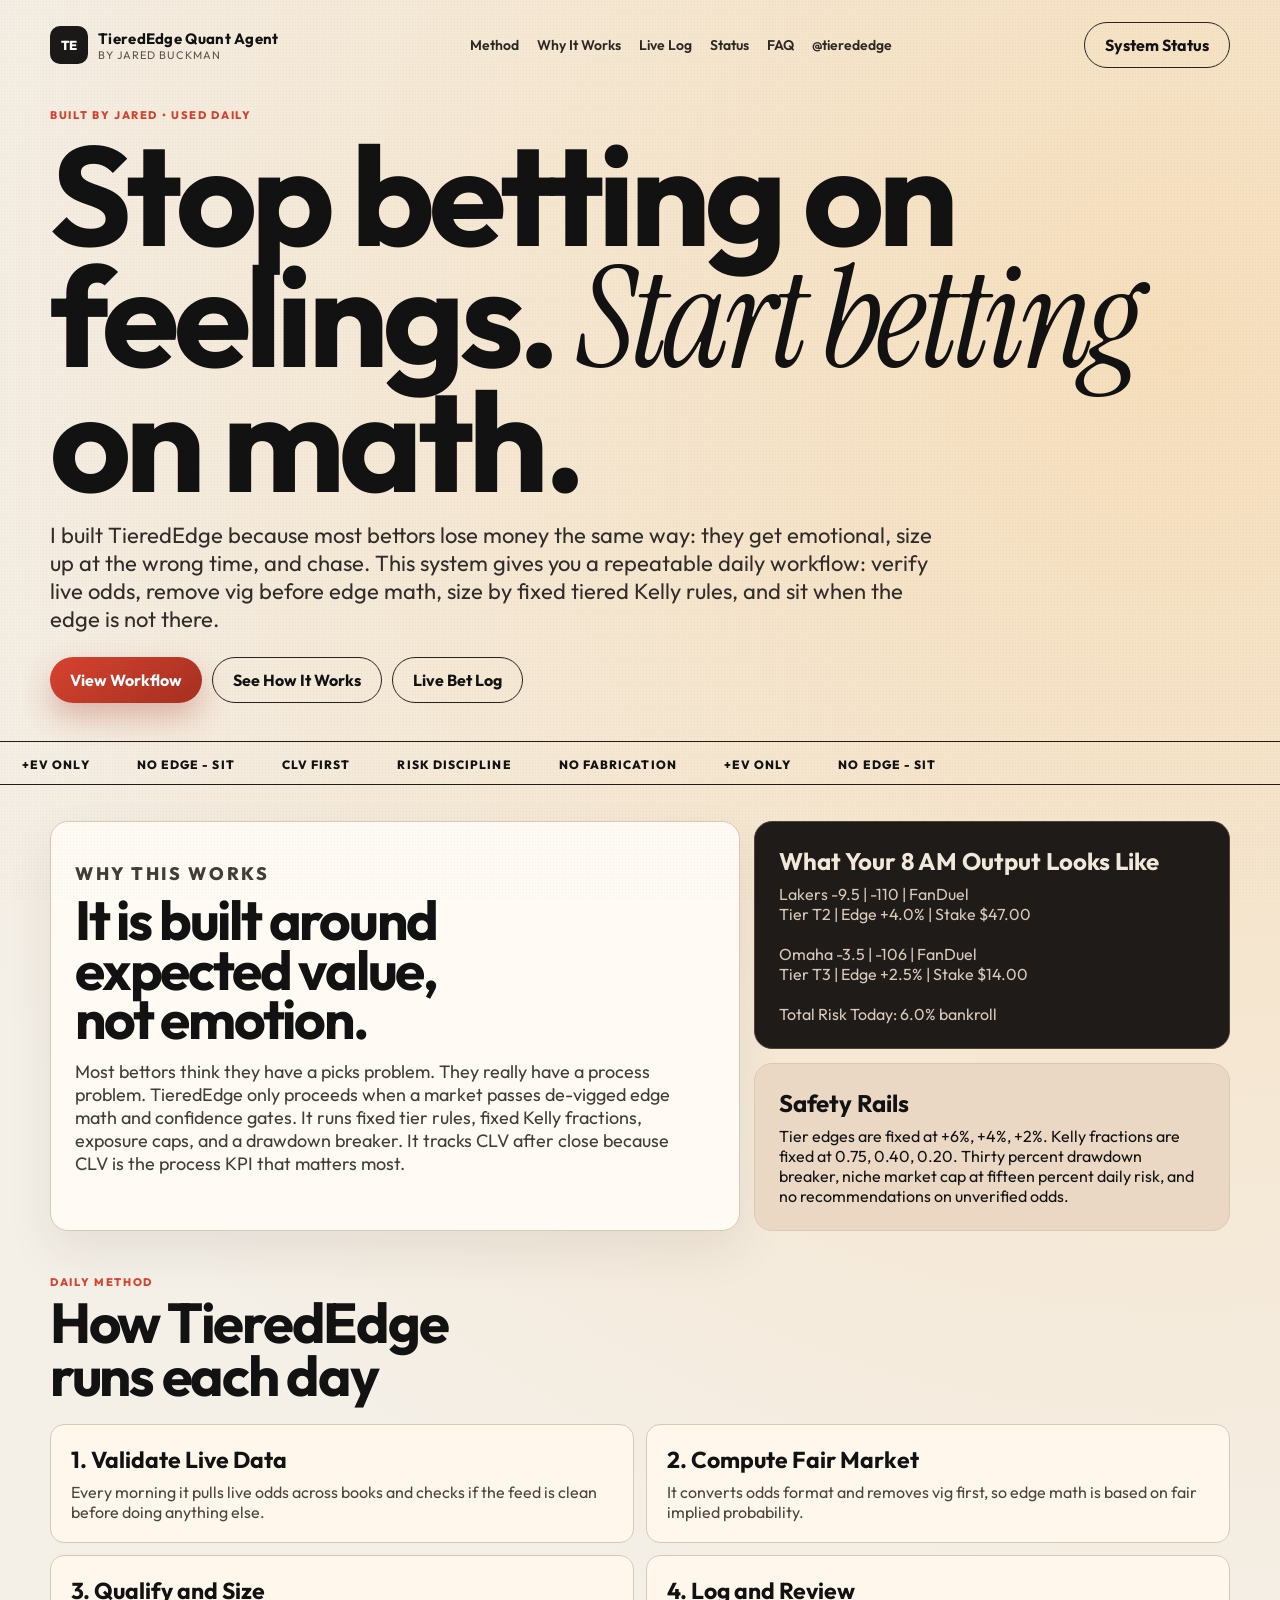
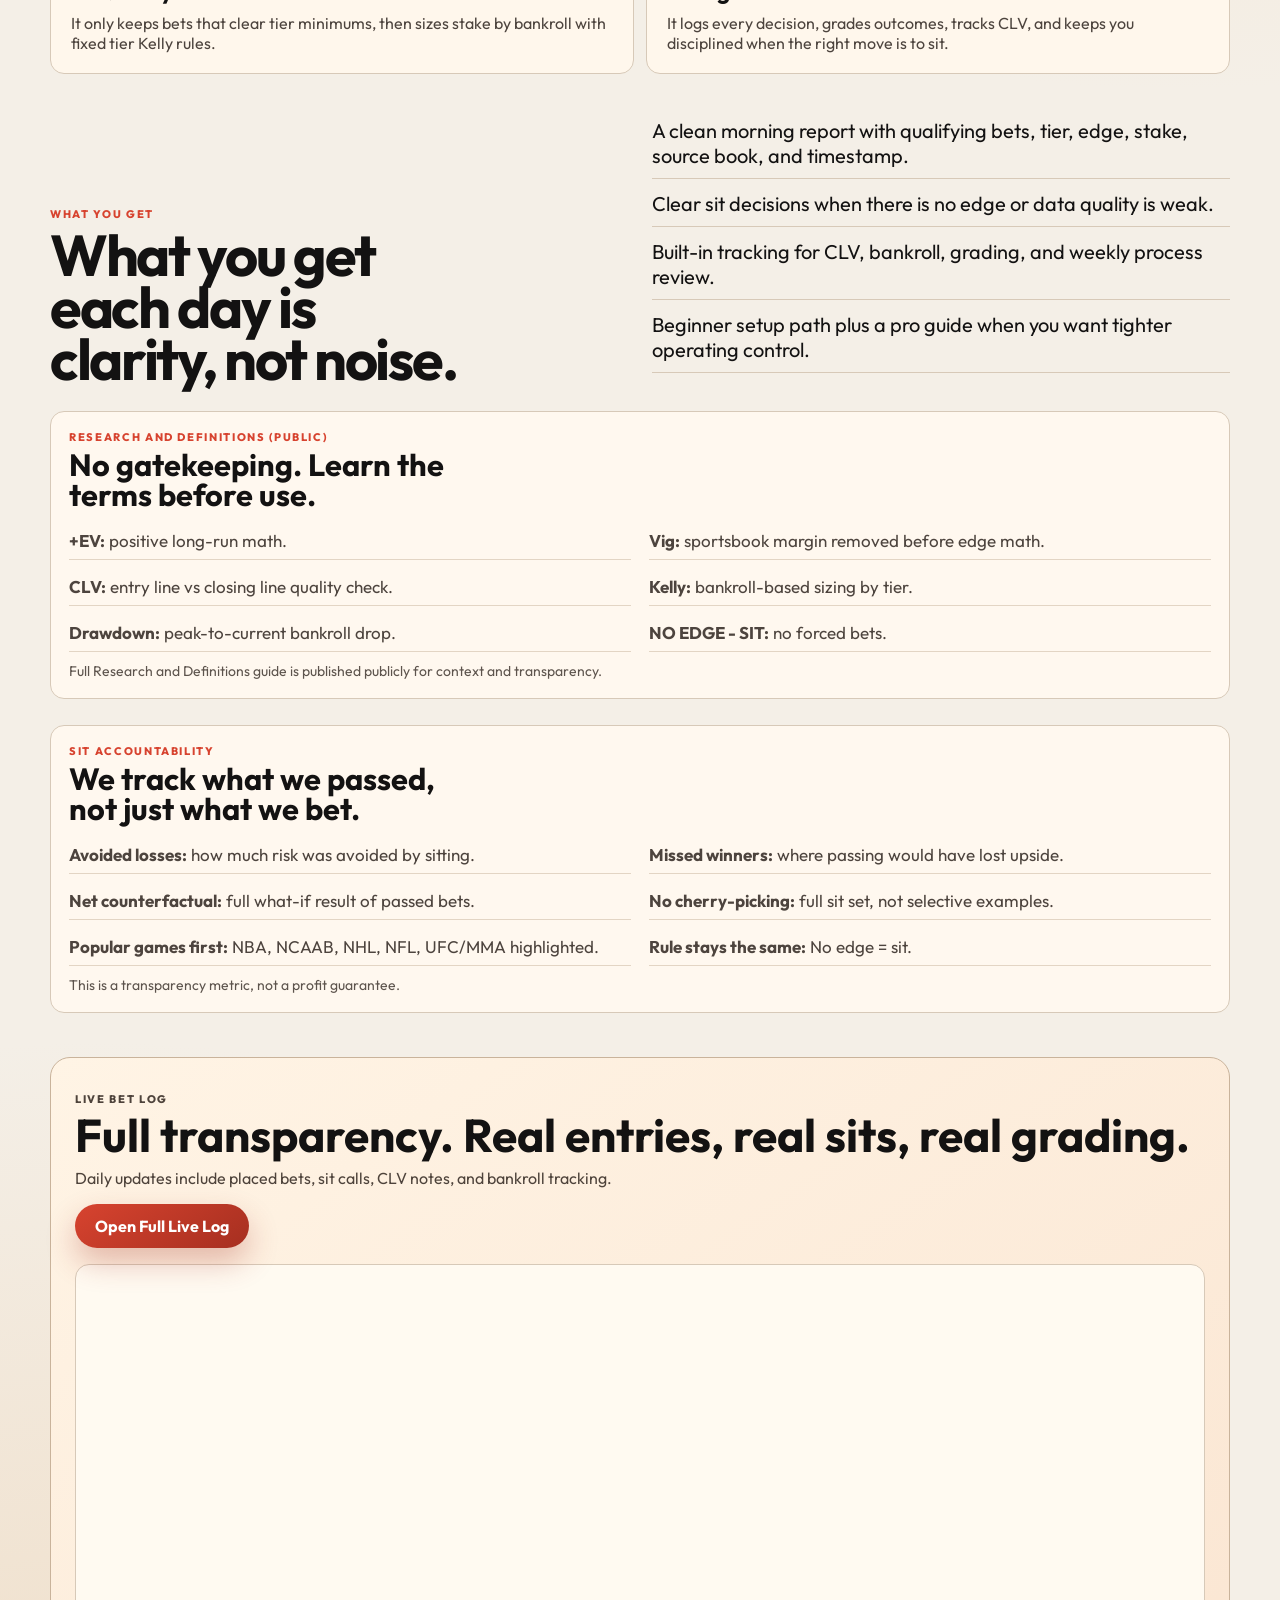
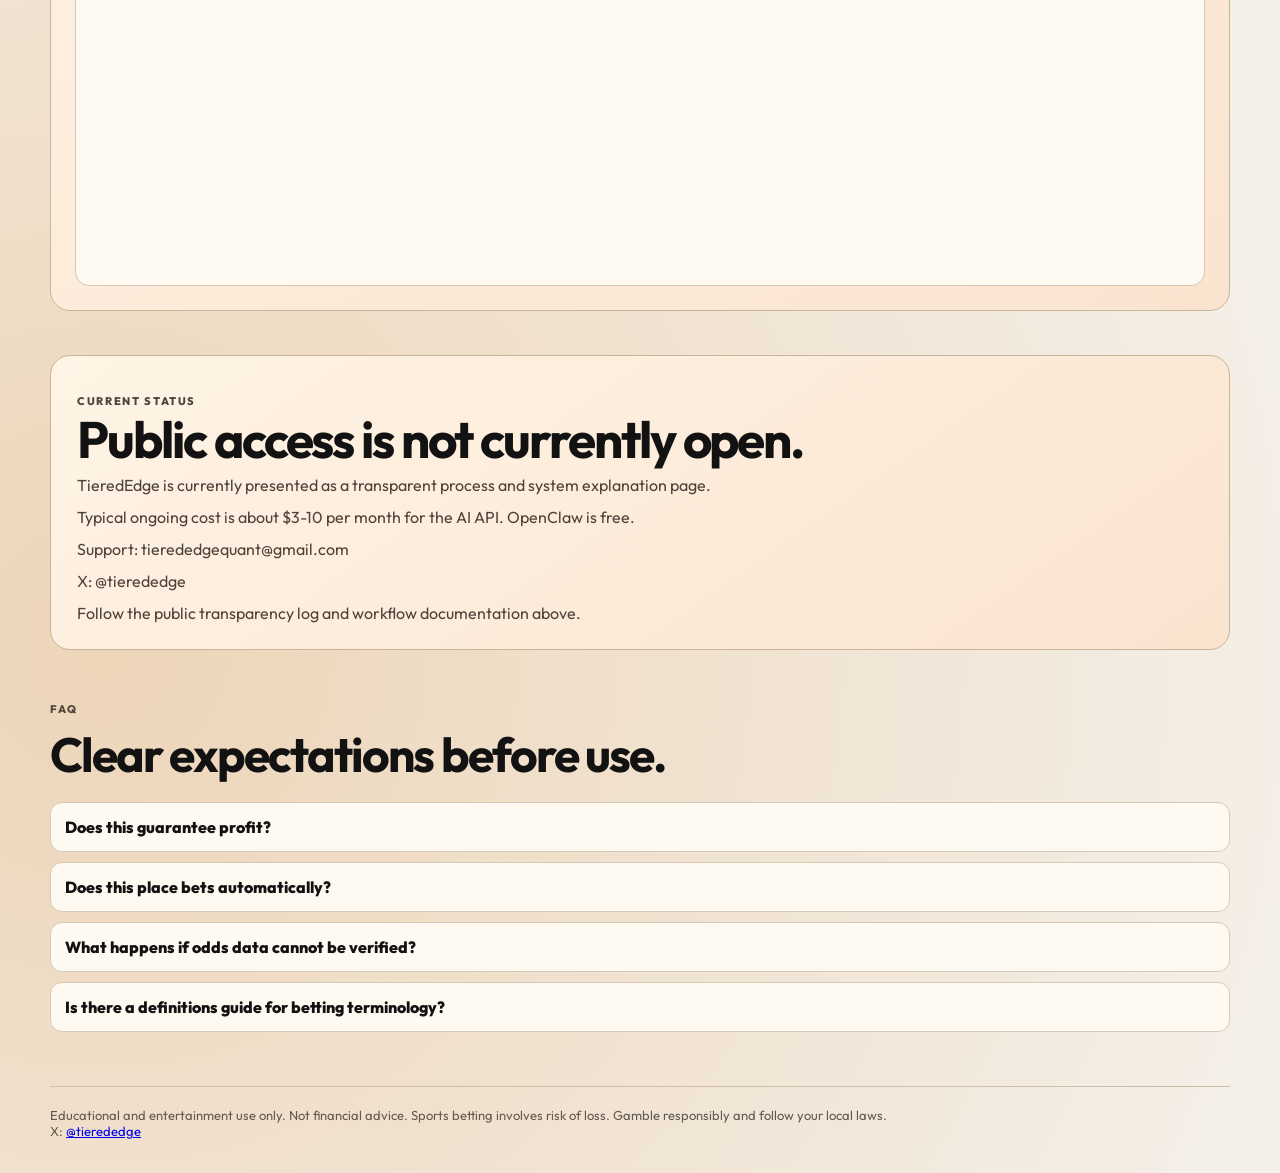
<file: index.html>
<!doctype html>
<html lang="en">
<head>
  <meta charset="utf-8" />
  <meta name="viewport" content="width=device-width, initial-scale=1" />
  <title>TieredEdge Quant Agent</title>
  <meta name="description" content="TieredEdge Quant Agent is a disciplined +EV sports betting workflow for OpenClaw with tiered Kelly sizing, CLV tracking, and strict safety rails." />
  <link rel="preconnect" href="https://fonts.googleapis.com" />
  <link rel="preconnect" href="https://fonts.gstatic.com" crossorigin />
  <link href="https://fonts.googleapis.com/css2?family=Outfit:wght@400;500;700;800&family=Instrument+Serif:ital@0;1&display=swap" rel="stylesheet" />
  <link rel="stylesheet" href="./styles.css" />
</head>
<body>
  <div class="noise" aria-hidden="true"></div>

  <header class="topbar shell">
    <a class="brand" href="#top">
      <span class="brand-mark">TE</span>
      <span>
        <strong>TieredEdge Quant Agent</strong>
        <small>By Jared Buckman</small>
      </span>
    </a>
    <nav>
      <a href="#method">Method</a>
      <a href="#proof">Why It Works</a>
      <a href="#live-log">Live Log</a>
      <a href="#pricing">Status</a>
      <a href="#faq">FAQ</a>
      <a href="https://x.com/tierededge">@tierededge</a>
    </nav>
    <span class="btn btn-outline" aria-hidden="true">System Status</span>
  </header>

  <main id="top">
    <section class="hero shell reveal">
      <p class="eyebrow">BUILT BY JARED • USED DAILY</p>
      <h1>
        Stop betting on feelings.
        <em>Start betting</em>
        on math.
      </h1>
      <p class="hero-copy">
        I built TieredEdge because most bettors lose money the same way: they get emotional,
        size up at the wrong time, and chase. This system gives you a repeatable daily workflow:
        verify live odds, remove vig before edge math, size by fixed tiered Kelly rules, and sit when the edge is not there.
      </p>
      <div class="hero-actions">
        <a class="btn btn-solid" href="#method">View Workflow</a>
        <a class="btn btn-outline" href="#method">See How It Works</a>
        <a class="btn btn-outline" href="https://bucknorris0506.github.io/tierededge-live-log/">Live Bet Log</a>
      </div>
    </section>

    <section class="marquee" aria-label="message strip">
      <div>
        <span>+EV ONLY</span>
        <span>NO EDGE - SIT</span>
        <span>CLV FIRST</span>
        <span>RISK DISCIPLINE</span>
        <span>NO FABRICATION</span>
        <span>+EV ONLY</span>
        <span>NO EDGE - SIT</span>
      </div>
    </section>

    <section id="proof" class="proof shell reveal">
      <article class="proof-main">
        <p class="eyebrow">Why This Works</p>
        <h2>It is built around expected value, not emotion.</h2>
        <p>
          Most bettors think they have a picks problem. They really have a process problem.
          TieredEdge only proceeds when a market passes de-vigged edge math and confidence gates.
          It runs fixed tier rules, fixed Kelly fractions, exposure caps, and a drawdown breaker.
          It tracks CLV after close because CLV is the process KPI that matters most.
        </p>
      </article>
      <article class="proof-side dark">
        <h3>What Your 8 AM Output Looks Like</h3>
        <p>
          Lakers -9.5 | -110 | FanDuel<br>
          Tier T2 | Edge +4.0% | Stake $47.00<br><br>
          Omaha -3.5 | -106 | FanDuel<br>
          Tier T3 | Edge +2.5% | Stake $14.00<br><br>
          Total Risk Today: 6.0% bankroll
        </p>
      </article>
      <article class="proof-side warm">
        <h3>Safety Rails</h3>
        <p>Tier edges are fixed at +6%, +4%, +2%. Kelly fractions are fixed at 0.75, 0.40, 0.20. Thirty percent drawdown breaker, niche market cap at fifteen percent daily risk, and no recommendations on unverified odds.</p>
      </article>
    </section>

    <section id="method" class="method shell reveal">
      <div class="method-head">
        <p class="eyebrow">Daily Method</p>
        <h2>How TieredEdge runs each day</h2>
      </div>
      <div class="method-grid">
        <article>
          <h3>1. Validate Live Data</h3>
          <p>Every morning it pulls live odds across books and checks if the feed is clean before doing anything else.</p>
        </article>
        <article>
          <h3>2. Compute Fair Market</h3>
          <p>It converts odds format and removes vig first, so edge math is based on fair implied probability.</p>
        </article>
        <article>
          <h3>3. Qualify and Size</h3>
          <p>It only keeps bets that clear tier minimums, then sizes stake by bankroll with fixed tier Kelly rules.</p>
        </article>
        <article>
          <h3>4. Log and Review</h3>
          <p>It logs every decision, grades outcomes, tracks CLV, and keeps you disciplined when the right move is to sit.</p>
        </article>
      </div>
    </section>

    <section class="split shell reveal">
      <div>
        <p class="eyebrow">What You Get</p>
        <h2>What you get each day is clarity, not noise.</h2>
      </div>
      <div class="split-points">
        <p>A clean morning report with qualifying bets, tier, edge, stake, source book, and timestamp.</p>
        <p>Clear sit decisions when there is no edge or data quality is weak.</p>
        <p>Built-in tracking for CLV, bankroll, grading, and weekly process review.</p>
        <p>Beginner setup path plus a pro guide when you want tighter operating control.</p>
      </div>
    </section>

    <section id="definitions" class="definitions shell reveal">
      <article class="definitions-card">
        <p class="eyebrow">Research and Definitions (Public)</p>
        <h3>No gatekeeping. Learn the terms before use.</h3>
        <div class="definitions-grid">
          <p><strong>+EV:</strong> positive long-run math.</p>
          <p><strong>Vig:</strong> sportsbook margin removed before edge math.</p>
          <p><strong>CLV:</strong> entry line vs closing line quality check.</p>
          <p><strong>Kelly:</strong> bankroll-based sizing by tier.</p>
          <p><strong>Drawdown:</strong> peak-to-current bankroll drop.</p>
          <p><strong>NO EDGE - SIT:</strong> no forced bets.</p>
        </div>
        <p class="definitions-note">Full Research and Definitions guide is published publicly for context and transparency.</p>
      </article>
    </section>

    <section id="sit-accountability" class="definitions shell reveal">
      <article class="definitions-card">
        <p class="eyebrow">Sit Accountability</p>
        <h3>We track what we passed, not just what we bet.</h3>
        <div class="definitions-grid">
          <p><strong>Avoided losses:</strong> how much risk was avoided by sitting.</p>
          <p><strong>Missed winners:</strong> where passing would have lost upside.</p>
          <p><strong>Net counterfactual:</strong> full what-if result of passed bets.</p>
          <p><strong>No cherry-picking:</strong> full sit set, not selective examples.</p>
          <p><strong>Popular games first:</strong> NBA, NCAAB, NHL, NFL, UFC/MMA highlighted.</p>
          <p><strong>Rule stays the same:</strong> No edge = sit.</p>
        </div>
        <p class="definitions-note">This is a transparency metric, not a profit guarantee.</p>
      </article>
    </section>

    <section id="live-log" class="live-log shell reveal">
      <article class="live-log-card">
        <p class="eyebrow">Live Bet Log</p>
        <h3>Full transparency. Real entries, real sits, real grading.</h3>
        <p>Daily updates include placed bets, sit calls, CLV notes, and bankroll tracking.</p>
        <div class="live-log-actions">
          <a class="btn btn-solid" href="https://bucknorris0506.github.io/tierededge-live-log/" target="_blank" rel="noopener noreferrer">Open Full Live Log</a>
        </div>
        <div class="live-log-frame-wrap">
          <iframe class="live-log-frame" src="https://bucknorris0506.github.io/tierededge-live-log/" title="TieredEdge Live Bet Log" loading="lazy"></iframe>
        </div>
      </article>
    </section>

    <section id="pricing" class="pricing shell reveal">
      <div class="pricing-card">
        <p class="eyebrow">Current Status</p>
        <h2>Public access is not currently open.</h2>
        <p>TieredEdge is currently presented as a transparent process and system explanation page.</p>
        <p>Typical ongoing cost is about $3-10 per month for the AI API. OpenClaw is free.</p>
        <p>Support: tierededgequant@gmail.com</p>
        <p>X: @tierededge</p>
        <p>Follow the public transparency log and workflow documentation above.</p>
      </div>
    </section>

    <section id="faq" class="faq shell reveal">
      <p class="eyebrow">FAQ</p>
      <h2>Clear expectations before use.</h2>
      <div class="faq-list">
        <details>
          <summary>Does this guarantee profit?</summary>
          <p>No. It is a process framework for disciplined +EV decision-making and risk control. Variance and drawdowns are real.</p>
        </details>
        <details>
          <summary>Does this place bets automatically?</summary>
          <p>No. It sends structured recommendations. You place bets manually.</p>
        </details>
        <details>
          <summary>What happens if odds data cannot be verified?</summary>
          <p>The system outputs a sit decision and does not recommend bets on unverified data.</p>
        </details>
        <details>
          <summary>Is there a definitions guide for betting terminology?</summary>
          <p>Yes. The included Research and Definitions guide covers +EV, Kelly Criterion, CLV, drawdown, circuit breaker, and tiered betting concepts.</p>
        </details>
      </div>
    </section>
  </main>

  <footer class="footer shell">
    <p>Educational and entertainment use only. Not financial advice. Sports betting involves risk of loss. Gamble responsibly and follow your local laws.</p>
    <p>X: <a href="https://x.com/tierededge">@tierededge</a></p>
  </footer>

  <script src="./script.js"></script>
</body>
</html>
</file>
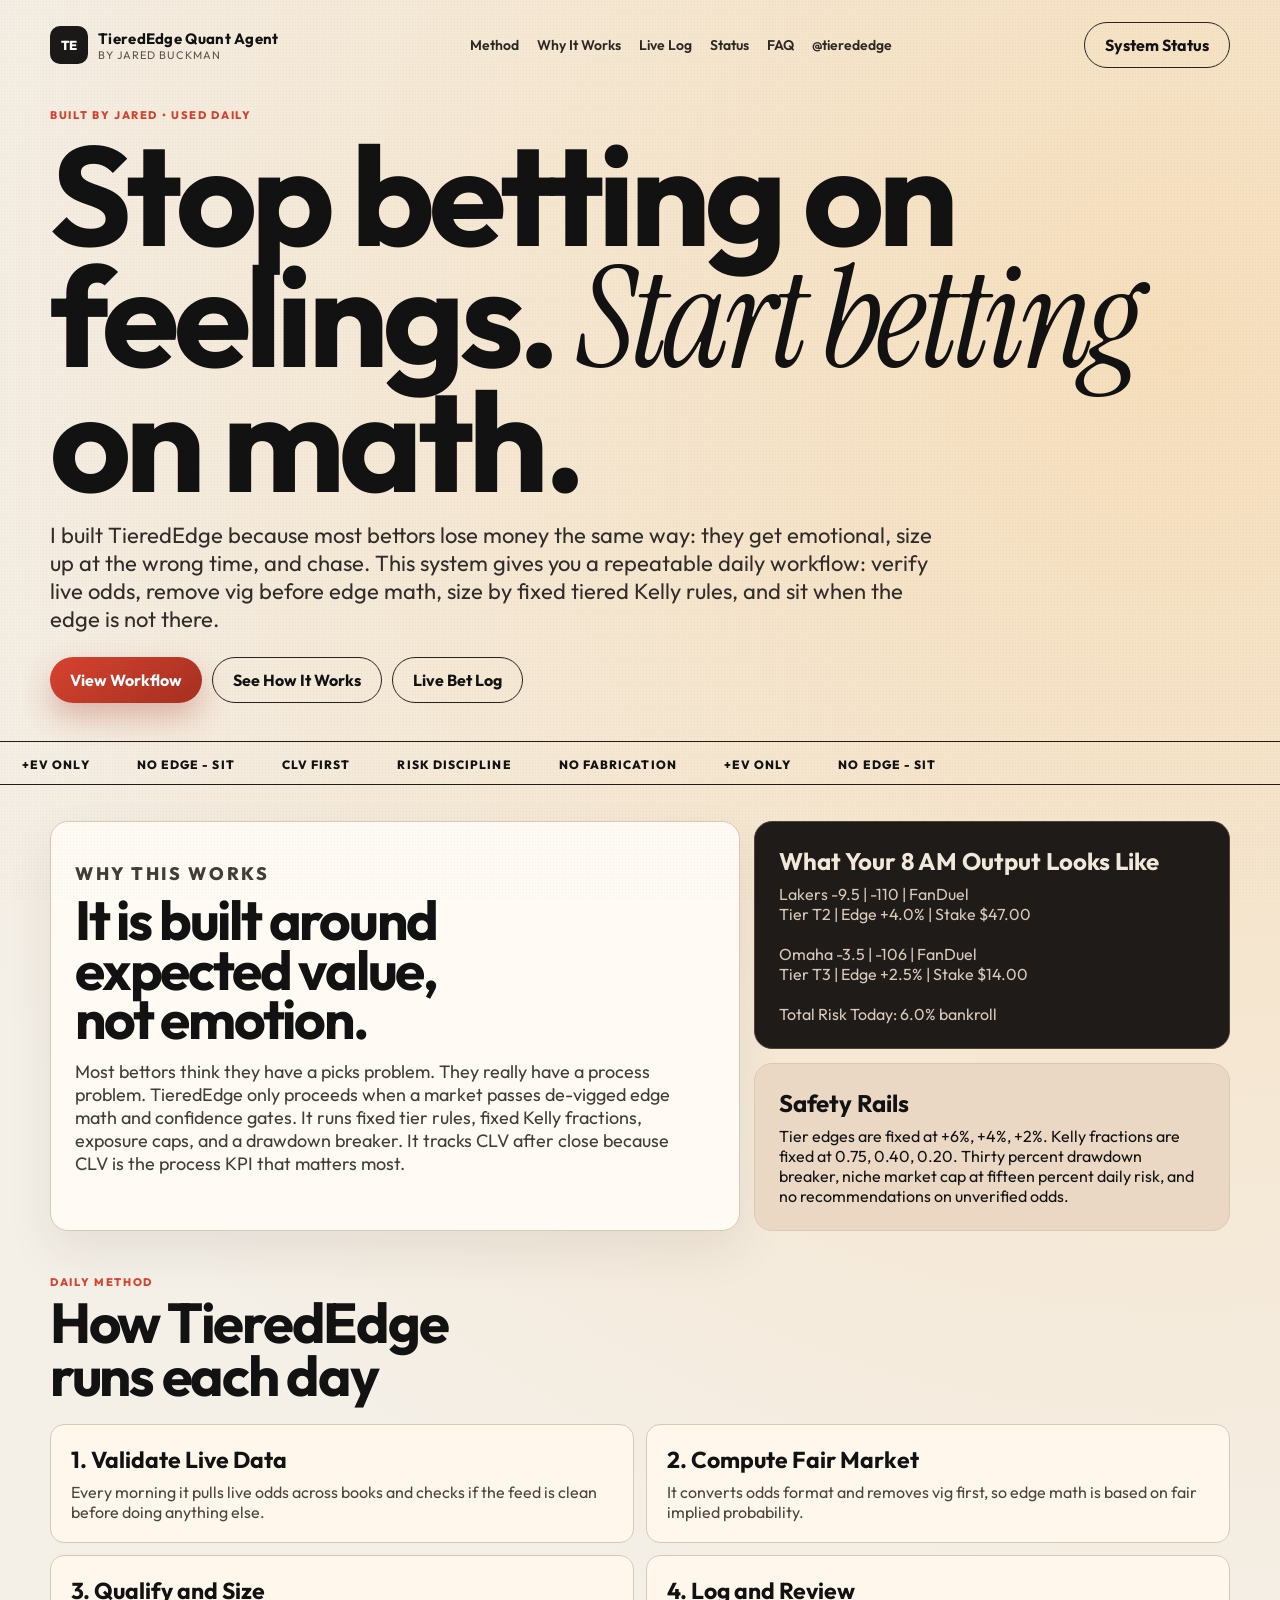
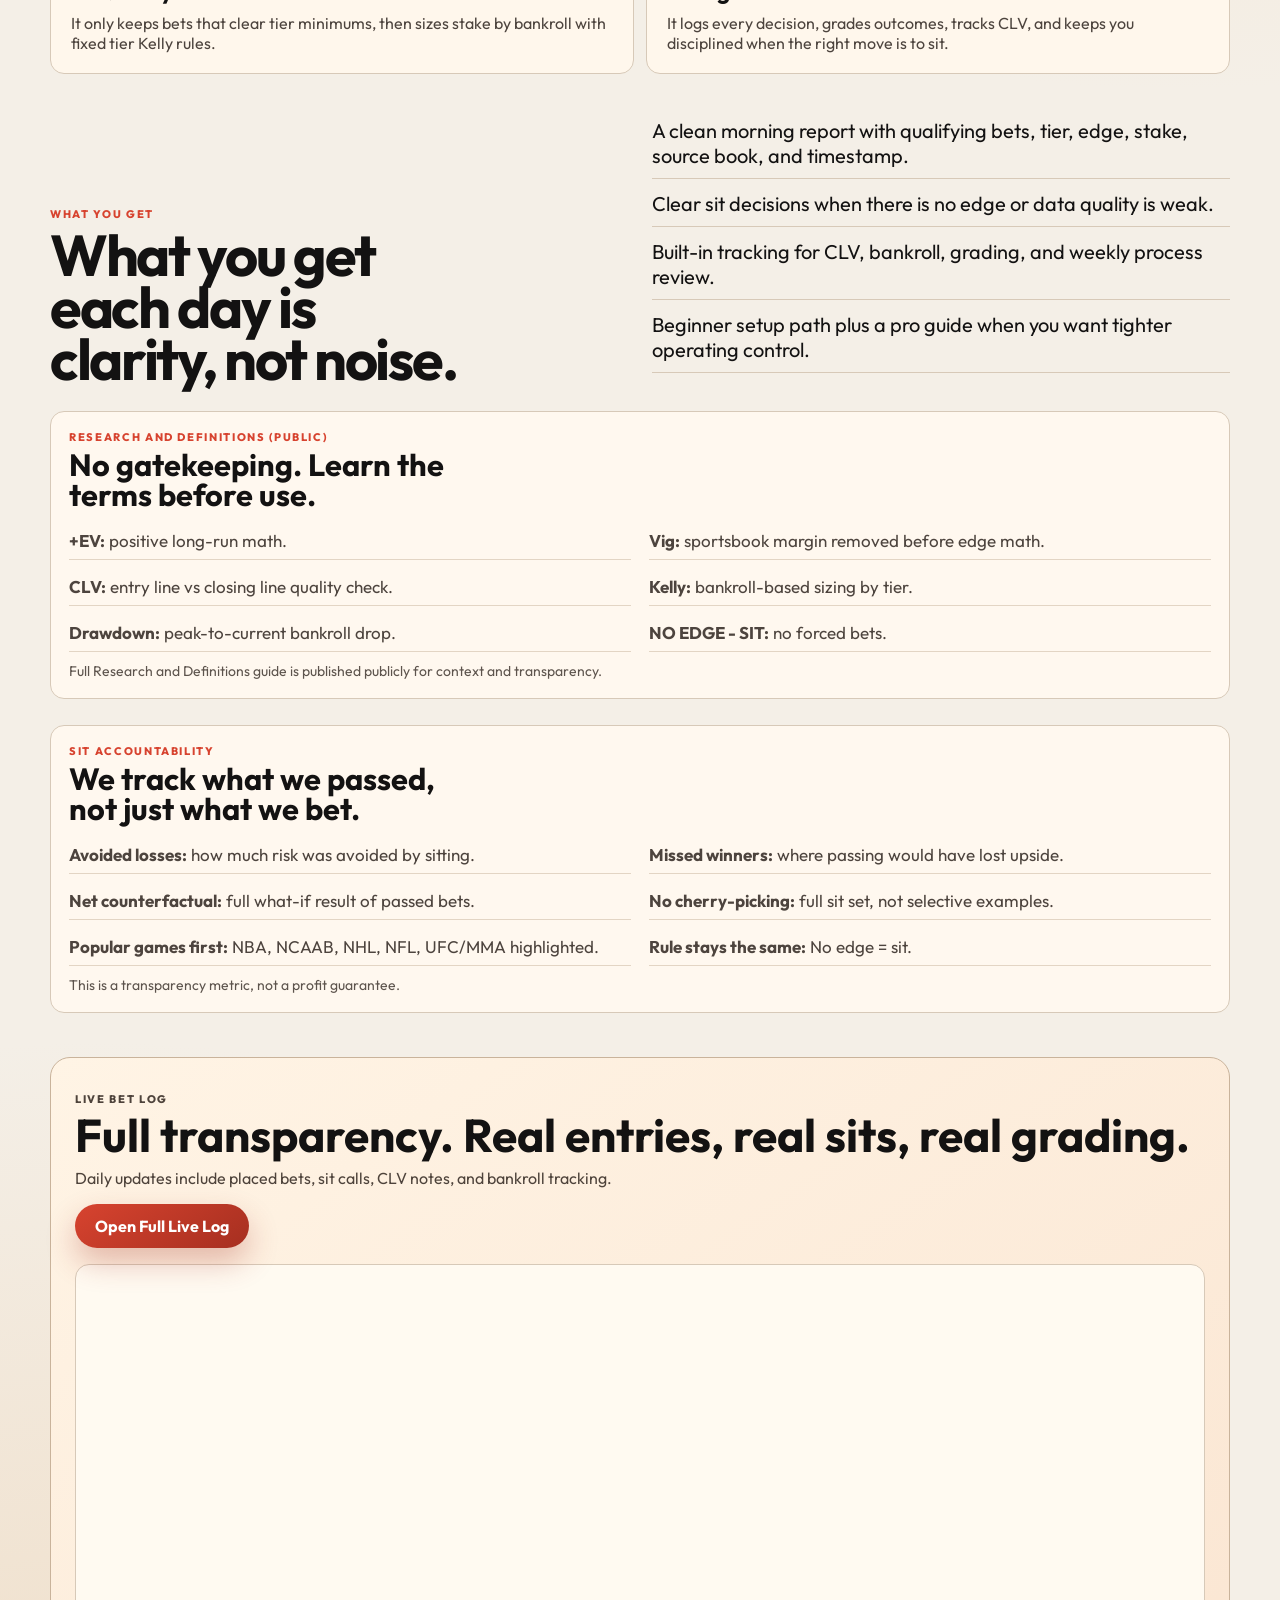
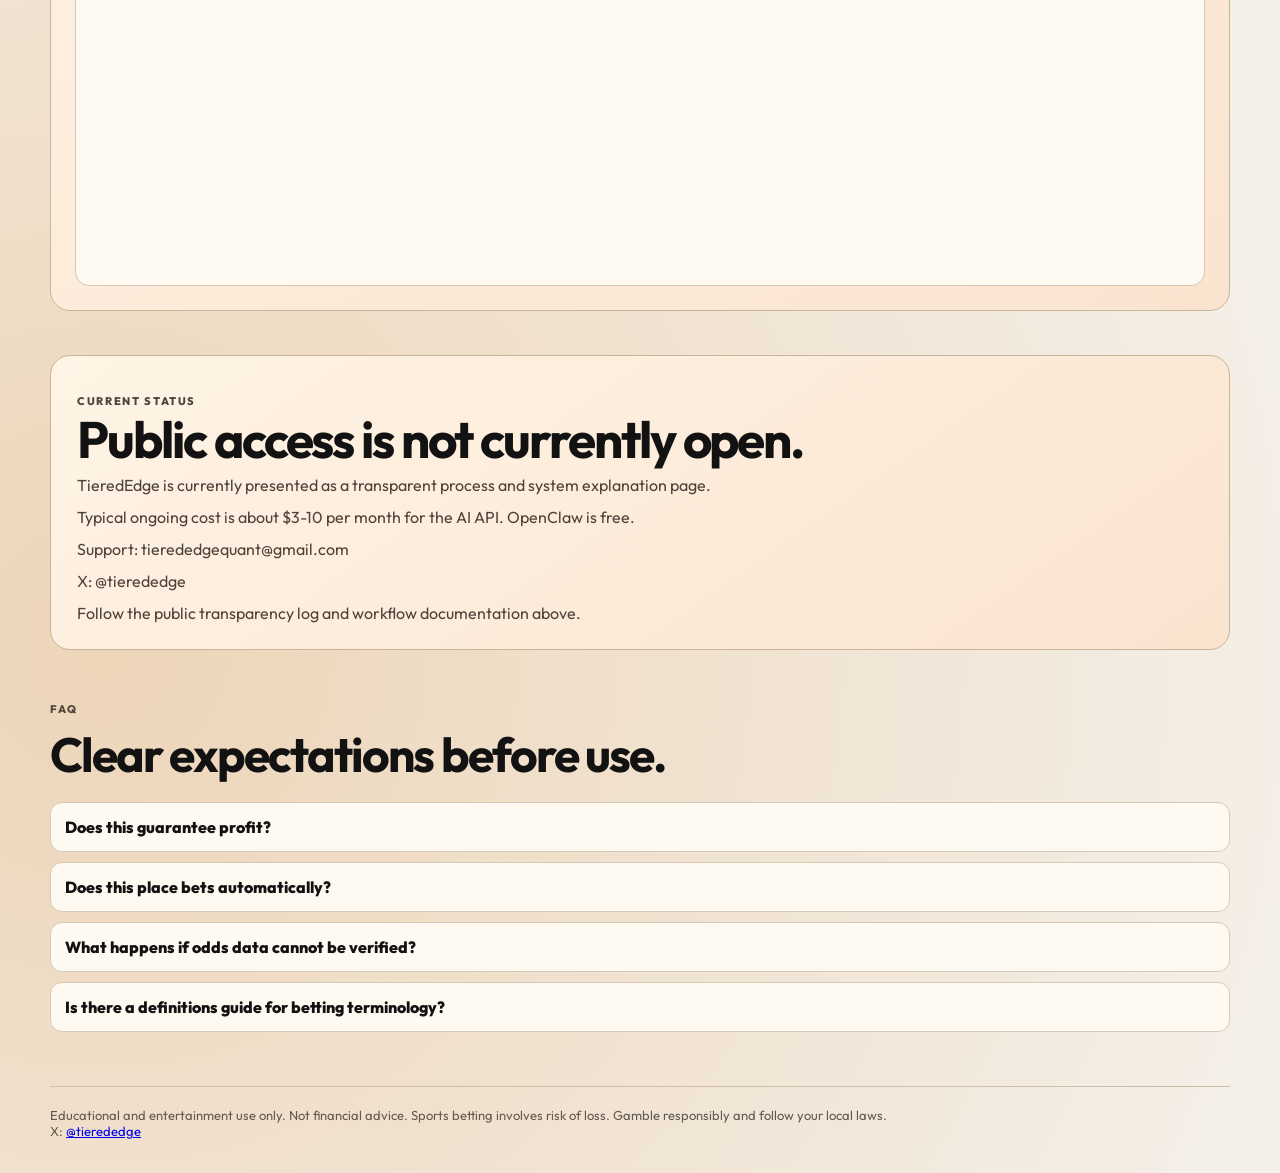
<file: standalone.html>
<!doctype html>
<html lang="en">
<head>
  <meta charset="utf-8" />
  <meta name="viewport" content="width=device-width, initial-scale=1" />
  <title>TieredEdge Quant Agent</title>
  <meta name="description" content="TieredEdge Quant Agent is a disciplined +EV sports betting workflow for OpenClaw with tiered Kelly sizing, CLV tracking, and strict safety rails." />
  <link rel="preconnect" href="https://fonts.googleapis.com" />
  <link rel="preconnect" href="https://fonts.gstatic.com" crossorigin />
  <link href="https://fonts.googleapis.com/css2?family=Outfit:wght@400;500;700;800&family=Instrument+Serif:ital@0;1&display=swap" rel="stylesheet" />
  <style>
:root {
  --bg: #f4efe7;
  --ink: #131212;
  --muted: #5d544d;
  --line: #d7c9b8;
  --paper: #fffaf3;
  --accent: #d7432f;
  --accent-dark: #a62f20;
  --dark: #1b1918;
  --max: 1180px;
}

* { box-sizing: border-box; }

html,
body {
  margin: 0;
  padding: 0;
}

body {
  font-family: "Outfit", sans-serif;
  color: var(--ink);
  background:
    radial-gradient(circle at 92% 8%, #f6debb 0%, transparent 32%),
    radial-gradient(circle at 8% 88%, #edd5b8 0%, transparent 30%),
    var(--bg);
  overflow-x: hidden;
}

.noise {
  position: fixed;
  inset: 0;
  pointer-events: none;
  background-image: radial-gradient(rgba(0, 0, 0, 0.2) 0.45px, transparent 0.45px);
  background-size: 3px 3px;
  opacity: 0.2;
}

.shell {
  width: min(var(--max), calc(100% - 40px));
  margin: 0 auto;
}

.topbar {
  padding: 22px 0;
  display: flex;
  justify-content: space-between;
  align-items: center;
  gap: 20px;
}

.brand {
  text-decoration: none;
  color: var(--ink);
  display: inline-flex;
  gap: 10px;
  align-items: center;
}

.brand-mark {
  width: 38px;
  height: 38px;
  border-radius: 10px;
  display: grid;
  place-items: center;
  background: var(--dark);
  color: #fff;
  font-weight: 800;
  font-size: 13px;
}

.brand strong {
  display: block;
  font-size: 15px;
  letter-spacing: 0.02em;
}

.brand small {
  display: block;
  font-size: 11px;
  color: var(--muted);
  text-transform: uppercase;
  letter-spacing: 0.09em;
}

nav {
  display: inline-flex;
  gap: 18px;
}

nav a {
  text-decoration: none;
  color: #2d2824;
  font-size: 14px;
  font-weight: 600;
}

.btn {
  text-decoration: none;
  border-radius: 999px;
  padding: 12px 20px;
  font-weight: 700;
  display: inline-flex;
  align-items: center;
  justify-content: center;
  transition: transform .16s ease, background .16s ease;
}

.btn:hover {
  transform: translateY(-1px);
}

.btn-solid {
  color: #fff;
  background: linear-gradient(145deg, var(--accent), var(--accent-dark));
  box-shadow: 0 14px 30px rgba(167, 50, 35, 0.3);
}

.btn-outline {
  color: var(--ink);
  border: 1px solid #282320;
}

.hero {
  padding: 18px 0 14px;
}

.eyebrow {
  margin: 0;
  text-transform: uppercase;
  letter-spacing: .15em;
  font-size: 11px;
  font-weight: 800;
  color: var(--accent);
}

h1,
h2,
h3 {
  margin: 0;
}

h1,
h2 {
  letter-spacing: -0.04em;
}

h1 {
  margin-top: 12px;
  font-size: clamp(56px, 11vw, 142px);
  line-height: .86;
  max-width: 12.4ch;
}

h1 em {
  font-family: "Instrument Serif", serif;
  font-style: italic;
  font-weight: 400;
}

.hero-copy {
  margin: 20px 0 0;
  max-width: 64ch;
  font-size: clamp(17px, 2vw, 22px);
  color: #322d2a;
}

.hero-actions {
  margin-top: 24px;
  display: flex;
  gap: 10px;
  flex-wrap: wrap;
}

.marquee {
  border-top: 1px solid #201c19;
  border-bottom: 1px solid #201c19;
  margin-top: 24px;
  overflow: hidden;
}

.marquee div {
  display: inline-block;
  white-space: nowrap;
  animation: slide 22s linear infinite;
  padding: 11px 0;
}

.marquee span {
  margin: 0 22px;
  font-size: 12px;
  font-weight: 800;
  letter-spacing: .09em;
}

@keyframes slide {
  from { transform: translateX(0); }
  to { transform: translateX(-45%); }
}

.proof {
  padding: 36px 0 0;
  display: grid;
  grid-template-columns: 1.45fr 1fr;
  gap: 14px;
}

.proof-main,
.proof-side {
  border-radius: 18px;
  padding: 24px;
  border: 1px solid var(--line);
}

.proof-main {
  background: var(--paper);
  grid-row: span 2;
  box-shadow: 0 20px 48px rgba(57, 43, 34, 0.08);
}

.proof-main h2 {
  margin-top: 10px;
  font-size: clamp(34px, 4.3vw, 64px);
  line-height: .9;
  max-width: 11ch;
}

.proof-main p {
  margin: 16px 0 0;
  font-size: 18px;
  color: #433c38;
  max-width: 50ch;
}

.proof-side h3 {
  font-size: 24px;
}

.proof-side p {
  margin: 8px 0 0;
}

.dark {
  background: #1f1b19;
  color: #f2e8dc;
  border-color: #4f4239;
}

.dark p {
  color: #d8c9bb;
}

.warm {
  background: #ead8c5;
}

.method {
  padding: 44px 0 0;
}

.method-head h2 {
  margin-top: 8px;
  font-size: clamp(34px, 4.4vw, 60px);
  line-height: .93;
  max-width: 13ch;
}

.method-grid {
  margin-top: 22px;
  display: grid;
  grid-template-columns: repeat(2, minmax(0, 1fr));
  gap: 12px;
}

.method-grid article {
  border-radius: 14px;
  border: 1px solid var(--line);
  background: #fff7ec;
  padding: 20px;
}

.method-grid h3 {
  font-size: 23px;
}

.method-grid p {
  margin: 8px 0 0;
  color: #4d443e;
}

.definitions {
  padding: 26px 0 0;
}

.definitions-card {
  border: 1px solid var(--line);
  border-radius: 14px;
  background: #fff8ef;
  padding: 18px;
}

.definitions-card h3 {
  margin: 6px 0 0;
  font-size: clamp(24px, 2.4vw, 34px);
  line-height: .98;
  max-width: 20ch;
}

.definitions-grid {
  margin-top: 12px;
  display: grid;
  grid-template-columns: repeat(2, minmax(0, 1fr));
  gap: 8px 18px;
}

.definitions-grid p {
  margin: 0;
  padding: 8px 0;
  border-bottom: 1px solid #e3d5c4;
  color: #4d443e;
  font-size: 17px;
}

.definitions-note {
  margin: 10px 0 0;
  color: var(--muted);
  font-size: 14px;
}

.split {
  padding: 44px 0 0;
  display: grid;
  grid-template-columns: 1fr 1fr;
  gap: 24px;
  align-items: end;
}

.split h2 {
  margin-top: 8px;
  font-size: clamp(34px, 4.5vw, 66px);
  line-height: .9;
  max-width: 11ch;
}

.split-points p {
  margin: 0 0 12px;
  font-size: 20px;
  border-bottom: 1px solid var(--line);
  padding-bottom: 10px;
}

.pricing {
  padding: 44px 0 0;
}

.live-log {
  padding: 44px 0 0;
}

.live-log-card {
  border: 1px solid #c9b39b;
  border-radius: 20px;
  padding: 24px;
  background: linear-gradient(145deg, #fff4e5, #fae4d0);
}

.live-log-card h3 {
  margin-top: 8px;
  font-size: clamp(28px, 3.6vw, 46px);
  line-height: .95;
}

.live-log-card p {
  margin: 10px 0 0;
  color: #4e433b;
}

.live-log-actions {
  margin-top: 16px;
}

.live-log-frame-wrap {
  margin-top: 16px;
  border: 1px solid var(--line);
  border-radius: 14px;
  overflow: hidden;
  background: #fffaf1;
}

.live-log-frame {
  width: 100%;
  height: 620px;
  border: 0;
  display: block;
}

.pricing-card {
  border: 1px solid #c9b39b;
  border-radius: 20px;
  padding: 26px;
  background: linear-gradient(145deg, #fff4e5, #fae4d0);
}

.pricing-card h2 {
  margin-top: 8px;
  font-size: clamp(32px, 4vw, 54px);
  line-height: .92;
}

.pricing-card p {
  margin: 12px 0 0;
  color: #4e433b;
}

.pricing-actions {
  margin-top: 20px;
  display: flex;
  gap: 10px;
  flex-wrap: wrap;
}

.faq {
  padding: 44px 0 0;
}

.faq h2 {
  margin-top: 8px;
  font-size: clamp(30px, 4vw, 48px);
}

.faq-list {
  margin-top: 18px;
  display: grid;
  gap: 10px;
}

details {
  border: 1px solid var(--line);
  border-radius: 12px;
  background: #fffaf1;
  padding: 14px;
}

summary {
  cursor: pointer;
  font-weight: 800;
  list-style: none;
}

summary::-webkit-details-marker { display: none; }

.faq p {
  margin: 8px 0 0;
  color: #534840;
}

.footer {
  margin-top: 54px;
  padding: 20px 0 34px;
  border-top: 1px solid #cdbda9;
}

.footer p {
  margin: 0;
  font-size: 13px;
  color: #655a52;
}

.reveal {
  opacity: 0;
  transform: translateY(22px);
  transition: opacity .64s ease, transform .64s ease;
}

.reveal.show {
  opacity: 1;
  transform: none;
}

@media (max-width: 980px) {
  nav {
    display: none;
  }

  .proof,
  .method-grid,
  .definitions-grid,
  .split {
    grid-template-columns: 1fr;
  }

  .proof-main {
    grid-row: auto;
  }
}

@media (max-width: 700px) {
  .shell {
    width: min(var(--max), calc(100% - 24px));
  }

  .hero-actions,
  .pricing-actions {
    flex-direction: column;
  }

  .btn {
    width: 100%;
  }

  .live-log-frame {
    height: 500px;
  }
}

</style>
</head>
<body>
  <div class="noise" aria-hidden="true"></div>

  <header class="topbar shell">
    <a class="brand" href="#top">
      <span class="brand-mark">TE</span>
      <span>
        <strong>TieredEdge Quant Agent</strong>
        <small>By Jared Buckman</small>
      </span>
    </a>
    <nav>
      <a href="#method">Method</a>
      <a href="#proof">Why It Works</a>
      <a href="#live-log">Live Log</a>
      <a href="#pricing">Status</a>
      <a href="#faq">FAQ</a>
      <a href="https://x.com/tierededge">@tierededge</a>
    </nav>
    <span class="btn btn-outline" aria-hidden="true">System Status</span>
  </header>

  <main id="top">
    <section class="hero shell reveal">
      <p class="eyebrow">BUILT BY JARED • USED DAILY</p>
      <h1>
        Stop betting on feelings.
        <em>Start betting</em>
        on math.
      </h1>
      <p class="hero-copy">
        I built TieredEdge because most bettors lose money the same way: they get emotional,
        size up at the wrong time, and chase. This system gives you a repeatable daily workflow:
        verify live odds, remove vig before edge math, size by fixed tiered Kelly rules, and sit when the edge is not there.
      </p>
      <div class="hero-actions">
        <a class="btn btn-solid" href="#method">View Workflow</a>
        <a class="btn btn-outline" href="#method">See How It Works</a>
        <a class="btn btn-outline" href="https://bucknorris0506.github.io/tierededge-live-log/">Live Bet Log</a>
      </div>
    </section>

    <section class="marquee" aria-label="message strip">
      <div>
        <span>+EV ONLY</span>
        <span>NO EDGE - SIT</span>
        <span>CLV FIRST</span>
        <span>RISK DISCIPLINE</span>
        <span>NO FABRICATION</span>
        <span>+EV ONLY</span>
        <span>NO EDGE - SIT</span>
      </div>
    </section>

    <section id="proof" class="proof shell reveal">
      <article class="proof-main">
        <p class="eyebrow">Why This Works</p>
        <h2>It is built around expected value, not emotion.</h2>
        <p>
          Most bettors think they have a picks problem. They really have a process problem.
          TieredEdge only proceeds when a market passes de-vigged edge math and confidence gates.
          It runs fixed tier rules, fixed Kelly fractions, exposure caps, and a drawdown breaker.
          It tracks CLV after close because CLV is the process KPI that matters most.
        </p>
      </article>
      <article class="proof-side dark">
        <h3>What Your 8 AM Output Looks Like</h3>
        <p>
          Lakers -9.5 | -110 | FanDuel<br>
          Tier T2 | Edge +4.0% | Stake $47.00<br><br>
          Omaha -3.5 | -106 | FanDuel<br>
          Tier T3 | Edge +2.5% | Stake $14.00<br><br>
          Total Risk Today: 6.0% bankroll
        </p>
      </article>
      <article class="proof-side warm">
        <h3>Safety Rails</h3>
        <p>Tier edges are fixed at +6%, +4%, +2%. Kelly fractions are fixed at 0.75, 0.40, 0.20. Thirty percent drawdown breaker, niche market cap at fifteen percent daily risk, and no recommendations on unverified odds.</p>
      </article>
    </section>

    <section id="method" class="method shell reveal">
      <div class="method-head">
        <p class="eyebrow">Daily Method</p>
        <h2>How TieredEdge runs each day</h2>
      </div>
      <div class="method-grid">
        <article>
          <h3>1. Validate Live Data</h3>
          <p>Every morning it pulls live odds across books and checks if the feed is clean before doing anything else.</p>
        </article>
        <article>
          <h3>2. Compute Fair Market</h3>
          <p>It converts odds format and removes vig first, so edge math is based on fair implied probability.</p>
        </article>
        <article>
          <h3>3. Qualify and Size</h3>
          <p>It only keeps bets that clear tier minimums, then sizes stake by bankroll with fixed tier Kelly rules.</p>
        </article>
        <article>
          <h3>4. Log and Review</h3>
          <p>It logs every decision, grades outcomes, tracks CLV, and keeps you disciplined when the right move is to sit.</p>
        </article>
      </div>
    </section>

    <section class="split shell reveal">
      <div>
        <p class="eyebrow">What You Get</p>
        <h2>What you get each day is clarity, not noise.</h2>
      </div>
      <div class="split-points">
        <p>A clean morning report with qualifying bets, tier, edge, stake, source book, and timestamp.</p>
        <p>Clear sit decisions when there is no edge or data quality is weak.</p>
        <p>Built-in tracking for CLV, bankroll, grading, and weekly process review.</p>
        <p>Beginner setup path plus a pro guide when you want tighter operating control.</p>
      </div>
    </section>

    <section id="definitions" class="definitions shell reveal">
      <article class="definitions-card">
        <p class="eyebrow">Research and Definitions (Public)</p>
        <h3>No gatekeeping. Learn the terms before use.</h3>
        <div class="definitions-grid">
          <p><strong>+EV:</strong> positive long-run math.</p>
          <p><strong>Vig:</strong> sportsbook margin removed before edge math.</p>
          <p><strong>CLV:</strong> entry line vs closing line quality check.</p>
          <p><strong>Kelly:</strong> bankroll-based sizing by tier.</p>
          <p><strong>Drawdown:</strong> peak-to-current bankroll drop.</p>
          <p><strong>NO EDGE - SIT:</strong> no forced bets.</p>
        </div>
        <p class="definitions-note">Full Research and Definitions guide is published publicly for context and transparency.</p>
      </article>
    </section>

    <section id="sit-accountability" class="definitions shell reveal">
      <article class="definitions-card">
        <p class="eyebrow">Sit Accountability</p>
        <h3>We track what we passed, not just what we bet.</h3>
        <div class="definitions-grid">
          <p><strong>Avoided losses:</strong> how much risk was avoided by sitting.</p>
          <p><strong>Missed winners:</strong> where passing would have lost upside.</p>
          <p><strong>Net counterfactual:</strong> full what-if result of passed bets.</p>
          <p><strong>No cherry-picking:</strong> full sit set, not selective examples.</p>
          <p><strong>Popular games first:</strong> NBA, NCAAB, NHL, NFL, UFC/MMA highlighted.</p>
          <p><strong>Rule stays the same:</strong> No edge = sit.</p>
        </div>
        <p class="definitions-note">This is a transparency metric, not a profit guarantee.</p>
      </article>
    </section>

    <section id="live-log" class="live-log shell reveal">
      <article class="live-log-card">
        <p class="eyebrow">Live Bet Log</p>
        <h3>Full transparency. Real entries, real sits, real grading.</h3>
        <p>Daily updates include placed bets, sit calls, CLV notes, and bankroll tracking.</p>
        <div class="live-log-actions">
          <a class="btn btn-solid" href="https://bucknorris0506.github.io/tierededge-live-log/" target="_blank" rel="noopener noreferrer">Open Full Live Log</a>
        </div>
        <div class="live-log-frame-wrap">
          <iframe class="live-log-frame" src="https://bucknorris0506.github.io/tierededge-live-log/" title="TieredEdge Live Bet Log" loading="lazy"></iframe>
        </div>
      </article>
    </section>

    <section id="pricing" class="pricing shell reveal">
      <div class="pricing-card">
        <p class="eyebrow">Current Status</p>
        <h2>Public access is not currently open.</h2>
        <p>TieredEdge is currently presented as a transparent process and system explanation page.</p>
        <p>Typical ongoing cost is about $3-10 per month for the AI API. OpenClaw is free.</p>
        <p>Support: tierededgequant@gmail.com</p>
        <p>X: @tierededge</p>
        <p>Follow the public transparency log and workflow documentation above.</p>
      </div>
    </section>

    <section id="faq" class="faq shell reveal">
      <p class="eyebrow">FAQ</p>
      <h2>Clear expectations before use.</h2>
      <div class="faq-list">
        <details>
          <summary>Does this guarantee profit?</summary>
          <p>No. It is a process framework for disciplined +EV decision-making and risk control. Variance and drawdowns are real.</p>
        </details>
        <details>
          <summary>Does this place bets automatically?</summary>
          <p>No. It sends structured recommendations. You place bets manually.</p>
        </details>
        <details>
          <summary>What happens if odds data cannot be verified?</summary>
          <p>The system outputs a sit decision and does not recommend bets on unverified data.</p>
        </details>
        <details>
          <summary>Is there a definitions guide for betting terminology?</summary>
          <p>Yes. The included Research and Definitions guide covers +EV, Kelly Criterion, CLV, drawdown, circuit breaker, and tiered betting concepts.</p>
        </details>
      </div>
    </section>
  </main>

  <footer class="footer shell">
    <p>Educational and entertainment use only. Not financial advice. Sports betting involves risk of loss. Gamble responsibly and follow your local laws.</p>
    <p>X: <a href="https://x.com/tierededge">@tierededge</a></p>
  </footer>

  <script>
(() => {
  const revealEls = document.querySelectorAll('.reveal');
  const io = new IntersectionObserver((entries) => {
    for (const entry of entries) {
      if (!entry.isIntersecting) continue;
      entry.target.classList.add('show');
      io.unobserve(entry.target);
    }
  }, { threshold: 0.18 });

  revealEls.forEach((el) => io.observe(el));
})();

</script>
</body>
</html>
</file>
<file: styles.css>
:root {
  --bg: #f4efe7;
  --ink: #131212;
  --muted: #5d544d;
  --line: #d7c9b8;
  --paper: #fffaf3;
  --accent: #d7432f;
  --accent-dark: #a62f20;
  --dark: #1b1918;
  --max: 1180px;
}

* { box-sizing: border-box; }

html,
body {
  margin: 0;
  padding: 0;
}

body {
  font-family: "Outfit", sans-serif;
  color: var(--ink);
  background:
    radial-gradient(circle at 92% 8%, #f6debb 0%, transparent 32%),
    radial-gradient(circle at 8% 88%, #edd5b8 0%, transparent 30%),
    var(--bg);
  overflow-x: hidden;
}

.noise {
  position: fixed;
  inset: 0;
  pointer-events: none;
  background-image: radial-gradient(rgba(0, 0, 0, 0.2) 0.45px, transparent 0.45px);
  background-size: 3px 3px;
  opacity: 0.2;
}

.shell {
  width: min(var(--max), calc(100% - 40px));
  margin: 0 auto;
}

.topbar {
  padding: 22px 0;
  display: flex;
  justify-content: space-between;
  align-items: center;
  gap: 20px;
}

.brand {
  text-decoration: none;
  color: var(--ink);
  display: inline-flex;
  gap: 10px;
  align-items: center;
}

.brand-mark {
  width: 38px;
  height: 38px;
  border-radius: 10px;
  display: grid;
  place-items: center;
  background: var(--dark);
  color: #fff;
  font-weight: 800;
  font-size: 13px;
}

.brand strong {
  display: block;
  font-size: 15px;
  letter-spacing: 0.02em;
}

.brand small {
  display: block;
  font-size: 11px;
  color: var(--muted);
  text-transform: uppercase;
  letter-spacing: 0.09em;
}

nav {
  display: inline-flex;
  gap: 18px;
}

nav a {
  text-decoration: none;
  color: #2d2824;
  font-size: 14px;
  font-weight: 600;
}

.btn {
  text-decoration: none;
  border-radius: 999px;
  padding: 12px 20px;
  font-weight: 700;
  display: inline-flex;
  align-items: center;
  justify-content: center;
  transition: transform .16s ease, background .16s ease;
}

.btn:hover {
  transform: translateY(-1px);
}

.btn-solid {
  color: #fff;
  background: linear-gradient(145deg, var(--accent), var(--accent-dark));
  box-shadow: 0 14px 30px rgba(167, 50, 35, 0.3);
}

.btn-outline {
  color: var(--ink);
  border: 1px solid #282320;
}

.hero {
  padding: 18px 0 14px;
}

.eyebrow {
  margin: 0;
  text-transform: uppercase;
  letter-spacing: .15em;
  font-size: 11px;
  font-weight: 800;
  color: var(--accent);
}

h1,
h2,
h3 {
  margin: 0;
}

h1,
h2 {
  letter-spacing: -0.04em;
}

h1 {
  margin-top: 12px;
  font-size: clamp(56px, 11vw, 142px);
  line-height: .86;
  max-width: 12.4ch;
}

h1 em {
  font-family: "Instrument Serif", serif;
  font-style: italic;
  font-weight: 400;
}

.hero-copy {
  margin: 20px 0 0;
  max-width: 64ch;
  font-size: clamp(17px, 2vw, 22px);
  color: #322d2a;
}

.hero-actions {
  margin-top: 24px;
  display: flex;
  gap: 10px;
  flex-wrap: wrap;
}

.marquee {
  border-top: 1px solid #201c19;
  border-bottom: 1px solid #201c19;
  margin-top: 24px;
  overflow: hidden;
}

.marquee div {
  display: inline-block;
  white-space: nowrap;
  animation: slide 22s linear infinite;
  padding: 11px 0;
}

.marquee span {
  margin: 0 22px;
  font-size: 12px;
  font-weight: 800;
  letter-spacing: .09em;
}

@keyframes slide {
  from { transform: translateX(0); }
  to { transform: translateX(-45%); }
}

.proof {
  padding: 36px 0 0;
  display: grid;
  grid-template-columns: 1.45fr 1fr;
  gap: 14px;
}

.proof-main,
.proof-side {
  border-radius: 18px;
  padding: 24px;
  border: 1px solid var(--line);
}

.proof-main {
  background: var(--paper);
  grid-row: span 2;
  box-shadow: 0 20px 48px rgba(57, 43, 34, 0.08);
}

.proof-main h2 {
  margin-top: 10px;
  font-size: clamp(34px, 4.3vw, 64px);
  line-height: .9;
  max-width: 11ch;
}

.proof-main p {
  margin: 16px 0 0;
  font-size: 18px;
  color: #433c38;
  max-width: 50ch;
}

.proof-side h3 {
  font-size: 24px;
}

.proof-side p {
  margin: 8px 0 0;
}

.dark {
  background: #1f1b19;
  color: #f2e8dc;
  border-color: #4f4239;
}

.dark p {
  color: #d8c9bb;
}

.warm {
  background: #ead8c5;
}

.method {
  padding: 44px 0 0;
}

.method-head h2 {
  margin-top: 8px;
  font-size: clamp(34px, 4.4vw, 60px);
  line-height: .93;
  max-width: 13ch;
}

.method-grid {
  margin-top: 22px;
  display: grid;
  grid-template-columns: repeat(2, minmax(0, 1fr));
  gap: 12px;
}

.method-grid article {
  border-radius: 14px;
  border: 1px solid var(--line);
  background: #fff7ec;
  padding: 20px;
}

.method-grid h3 {
  font-size: 23px;
}

.method-grid p {
  margin: 8px 0 0;
  color: #4d443e;
}

.definitions {
  padding: 26px 0 0;
}

.definitions-card {
  border: 1px solid var(--line);
  border-radius: 14px;
  background: #fff8ef;
  padding: 18px;
}

.definitions-card h3 {
  margin: 6px 0 0;
  font-size: clamp(24px, 2.4vw, 34px);
  line-height: .98;
  max-width: 20ch;
}

.definitions-grid {
  margin-top: 12px;
  display: grid;
  grid-template-columns: repeat(2, minmax(0, 1fr));
  gap: 8px 18px;
}

.definitions-grid p {
  margin: 0;
  padding: 8px 0;
  border-bottom: 1px solid #e3d5c4;
  color: #4d443e;
  font-size: 17px;
}

.definitions-note {
  margin: 10px 0 0;
  color: var(--muted);
  font-size: 14px;
}

.split {
  padding: 44px 0 0;
  display: grid;
  grid-template-columns: 1fr 1fr;
  gap: 24px;
  align-items: end;
}

.split h2 {
  margin-top: 8px;
  font-size: clamp(34px, 4.5vw, 66px);
  line-height: .9;
  max-width: 11ch;
}

.split-points p {
  margin: 0 0 12px;
  font-size: 20px;
  border-bottom: 1px solid var(--line);
  padding-bottom: 10px;
}

.pricing {
  padding: 44px 0 0;
}

.live-log {
  padding: 44px 0 0;
}

.live-log-card {
  border: 1px solid #c9b39b;
  border-radius: 20px;
  padding: 24px;
  background: linear-gradient(145deg, #fff4e5, #fae4d0);
}

.live-log-card h3 {
  margin-top: 8px;
  font-size: clamp(28px, 3.6vw, 46px);
  line-height: .95;
}

.live-log-card p {
  margin: 10px 0 0;
  color: #4e433b;
}

.live-log-actions {
  margin-top: 16px;
}

.live-log-frame-wrap {
  margin-top: 16px;
  border: 1px solid var(--line);
  border-radius: 14px;
  overflow: hidden;
  background: #fffaf1;
}

.live-log-frame {
  width: 100%;
  height: 620px;
  border: 0;
  display: block;
}

.pricing-card {
  border: 1px solid #c9b39b;
  border-radius: 20px;
  padding: 26px;
  background: linear-gradient(145deg, #fff4e5, #fae4d0);
}

.pricing-card h2 {
  margin-top: 8px;
  font-size: clamp(32px, 4vw, 54px);
  line-height: .92;
}

.pricing-card p {
  margin: 12px 0 0;
  color: #4e433b;
}

.pricing-actions {
  margin-top: 20px;
  display: flex;
  gap: 10px;
  flex-wrap: wrap;
}

.faq {
  padding: 44px 0 0;
}

.faq h2 {
  margin-top: 8px;
  font-size: clamp(30px, 4vw, 48px);
}

.faq-list {
  margin-top: 18px;
  display: grid;
  gap: 10px;
}

details {
  border: 1px solid var(--line);
  border-radius: 12px;
  background: #fffaf1;
  padding: 14px;
}

summary {
  cursor: pointer;
  font-weight: 800;
  list-style: none;
}

summary::-webkit-details-marker { display: none; }

.faq p {
  margin: 8px 0 0;
  color: #534840;
}

.footer {
  margin-top: 54px;
  padding: 20px 0 34px;
  border-top: 1px solid #cdbda9;
}

.footer p {
  margin: 0;
  font-size: 13px;
  color: #655a52;
}

.reveal {
  opacity: 0;
  transform: translateY(22px);
  transition: opacity .64s ease, transform .64s ease;
}

.reveal.show {
  opacity: 1;
  transform: none;
}

@media (max-width: 980px) {
  nav {
    display: none;
  }

  .proof,
  .method-grid,
  .definitions-grid,
  .split {
    grid-template-columns: 1fr;
  }

  .proof-main {
    grid-row: auto;
  }
}

@media (max-width: 700px) {
  .shell {
    width: min(var(--max), calc(100% - 24px));
  }

  .hero-actions,
  .pricing-actions {
    flex-direction: column;
  }

  .btn {
    width: 100%;
  }

  .live-log-frame {
    height: 500px;
  }
}
</file>
